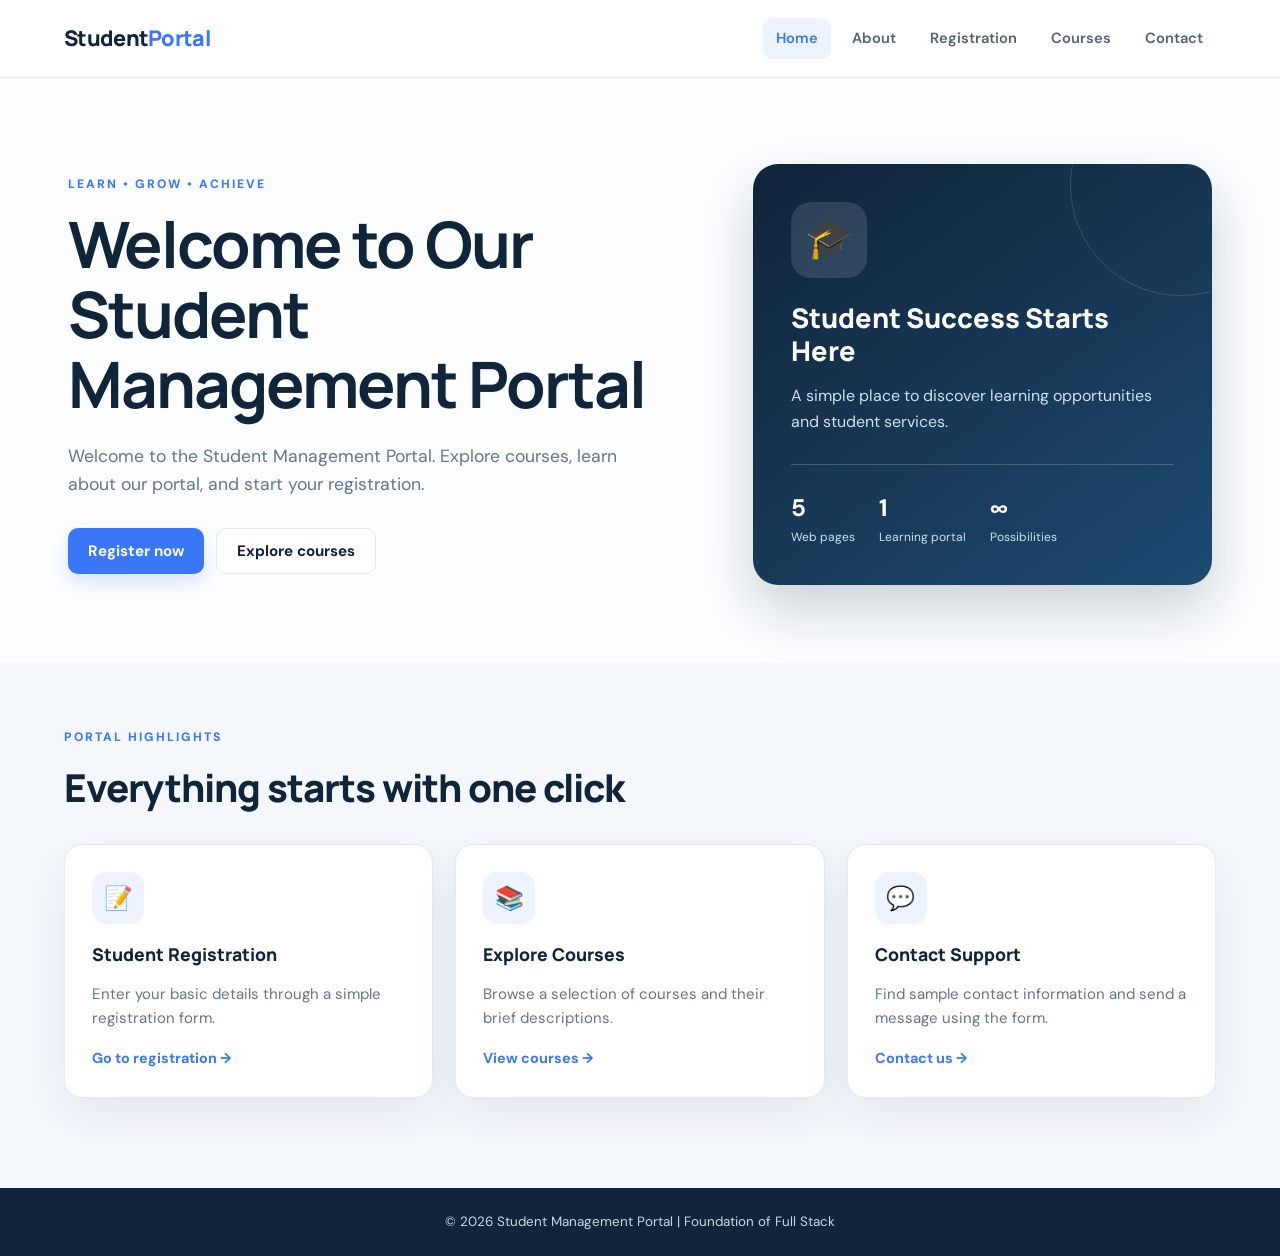
<file: index.html>
<!DOCTYPE html>
<html lang="en">
<head>
  <meta charset="UTF-8">
  <meta name="viewport" content="width=device-width, initial-scale=1.0">
  <title>Home | Student Management Portal</title>
  <link rel="stylesheet" href="style.css">
</head>
<body>
  <header class="site-header">
    <a class="brand" href="index.html">Student<span>Portal</span></a>
    <nav aria-label="Main navigation">
      <a class="active" href="index.html">Home</a>
      <a href="about.html">About</a>
      <a href="registration.html">Registration</a>
      <a href="courses.html">Courses</a>
      <a href="contact.html">Contact</a>
    </nav>
  </header>
  <main>
    <section class="hero">
      <div class="hero-copy">
        <p class="eyebrow">LEARN • GROW • ACHIEVE</p>
        <h1>Welcome to Our Student Management Portal</h1>
        <p class="lead">Welcome to the Student Management Portal. Explore courses, learn about our portal, and start your registration.</p>
        <div class="actions">
          <a class="button" href="registration.html">Register now</a>
          <a class="button button-outline" href="courses.html">Explore courses</a>
        </div>
      </div>
      <div class="hero-card">
        <div class="hero-icon">🎓</div>
        <h2>Student Success Starts Here</h2>
        <p>A simple place to discover learning opportunities and student services.</p>
        <div class="mini-stats">
          <div><strong>5</strong><span>Web pages</span></div>
          <div><strong>1</strong><span>Learning portal</span></div>
          <div><strong>∞</strong><span>Possibilities</span></div>
        </div>
      </div>
    </section>
    <section class="section">
      <p class="eyebrow">PORTAL HIGHLIGHTS</p>
      <h2 class="section-title">Everything starts with one click</h2>
      <div class="card-grid">
        <article class="feature-card"><div class="feature-icon">📝</div><h3>Student Registration</h3><p>Enter your basic details through a simple registration form.</p><a href="registration.html">Go to registration →</a></article>
        <article class="feature-card"><div class="feature-icon">📚</div><h3>Explore Courses</h3><p>Browse a selection of courses and their brief descriptions.</p><a href="courses.html">View courses →</a></article>
        <article class="feature-card"><div class="feature-icon">💬</div><h3>Contact Support</h3><p>Find sample contact information and send a message using the form.</p><a href="contact.html">Contact us →</a></article>
      </div>
    </section>
  </main>
  <footer><p>© 2026 Student Management Portal | Foundation of Full Stack</p></footer>
</body>
</html>
</file>
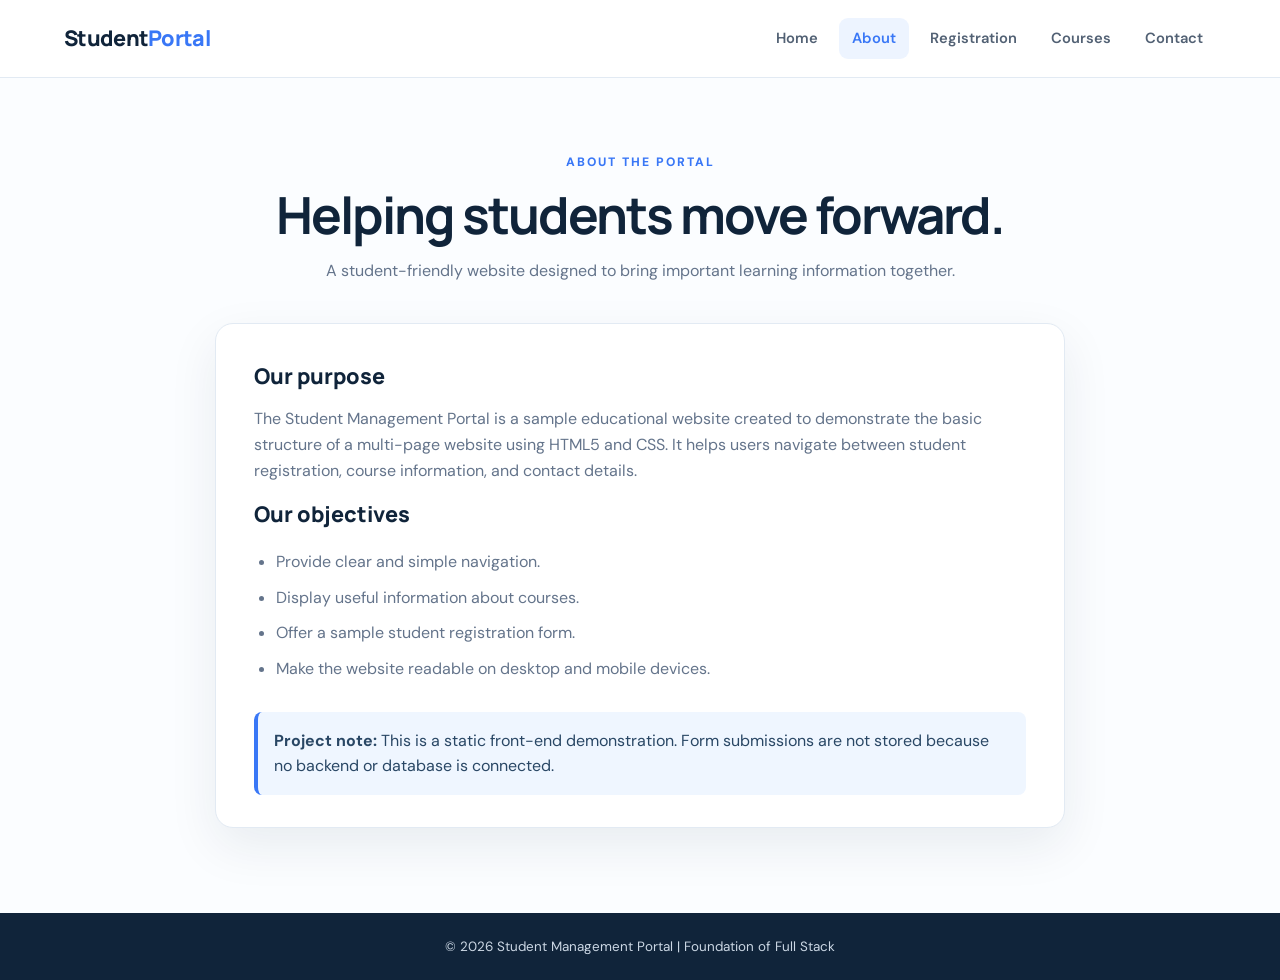
<file: about.html>
<!DOCTYPE html>
<html lang="en">
<head>
  <meta charset="UTF-8">
  <meta name="viewport" content="width=device-width, initial-scale=1.0">
  <title>About | Student Management Portal</title>
  <link rel="stylesheet" href="style.css">
</head>
<body>
  <header class="site-header">
    <a class="brand" href="index.html">Student<span>Portal</span></a>
    <nav aria-label="Main navigation">
      <a href="index.html">Home</a><a class="active" href="about.html">About</a><a href="registration.html">Registration</a><a href="courses.html">Courses</a><a href="contact.html">Contact</a>
    </nav>
  </header>
  <main class="page-wrap">
    <section class="page-hero"><p class="eyebrow">ABOUT THE PORTAL</p><h1>Helping students move forward.</h1><p>A student-friendly website designed to bring important learning information together.</p></section>
    <section class="content-panel">
      <h2>Our purpose</h2>
      <p>The Student Management Portal is a sample educational website created to demonstrate the basic structure of a multi-page website using HTML5 and CSS. It helps users navigate between student registration, course information, and contact details.</p>
      <h2>Our objectives</h2>
      <ul class="check-list"><li>Provide clear and simple navigation.</li><li>Display useful information about courses.</li><li>Offer a sample student registration form.</li><li>Make the website readable on desktop and mobile devices.</li></ul>
      <div class="notice"><strong>Project note:</strong> This is a static front-end demonstration. Form submissions are not stored because no backend or database is connected.</div>
    </section>
  </main>
  <footer><p>© 2026 Student Management Portal | Foundation of Full Stack</p></footer>
</body>
</html>
</file>
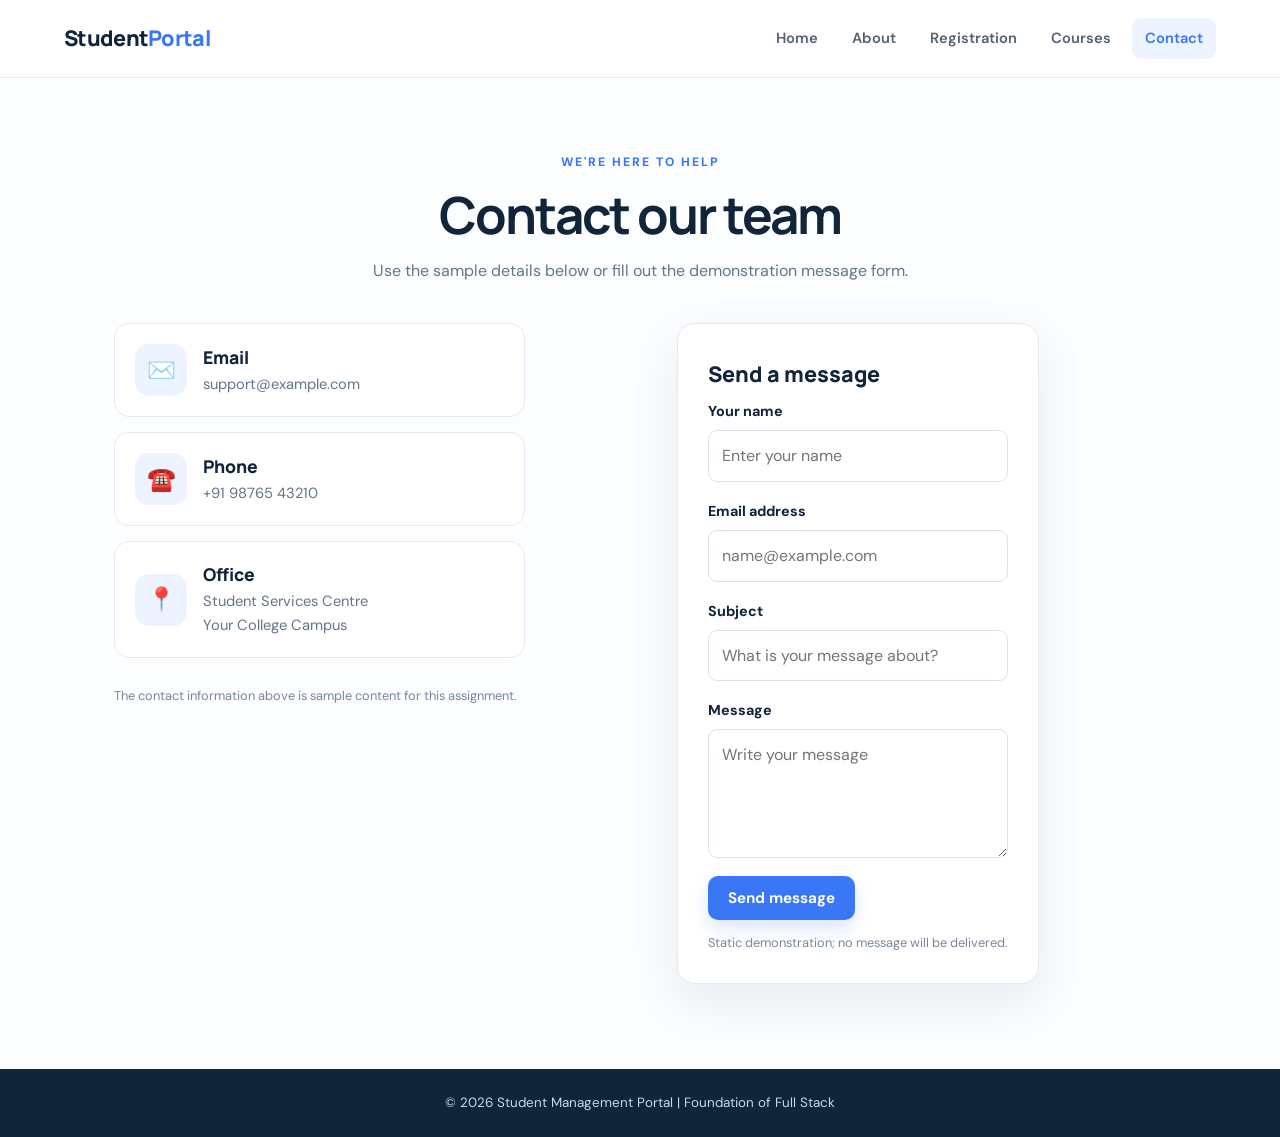
<file: contact.html>
<!DOCTYPE html>
<html lang="en">
<head>
  <meta charset="UTF-8">
  <meta name="viewport" content="width=device-width, initial-scale=1.0">
  <title>Contact | Student Management Portal</title>
  <link rel="stylesheet" href="style.css">
</head>
<body>
  <header class="site-header">
    <a class="brand" href="index.html">Student<span>Portal</span></a>
    <nav aria-label="Main navigation">
      <a href="index.html">Home</a><a href="about.html">About</a><a href="registration.html">Registration</a><a href="courses.html">Courses</a><a class="active" href="contact.html">Contact</a>
    </nav>
  </header>
  <main class="page-wrap">
    <section class="page-hero"><p class="eyebrow">WE'RE HERE TO HELP</p><h1>Contact our team</h1><p>Use the sample details below or fill out the demonstration message form.</p></section>
    <section class="contact-layout">
      <div class="contact-info">
        <article class="contact-item"><div class="feature-icon">✉️</div><div><h3>Email</h3><p>support@example.com</p></div></article>
        <article class="contact-item"><div class="feature-icon">☎️</div><div><h3>Phone</h3><p>+91 98765 43210</p></div></article>
        <article class="contact-item"><div class="feature-icon">📍</div><div><h3>Office</h3><p>Student Services Centre<br>Your College Campus</p></div></article>
        <p class="form-note">The contact information above is sample content for this assignment.</p>
      </div>
      <form class="form-panel" onsubmit="alert('Demo only: your message has not been sent.'); return false;">
        <h2>Send a message</h2>
        <div class="field"><label for="name">Your name</label><input id="name" name="name" type="text" required placeholder="Enter your name"></div>
        <div class="field"><label for="contact-email">Email address</label><input id="contact-email" name="email" type="email" required placeholder="name@example.com"></div>
        <div class="field"><label for="subject">Subject</label><input id="subject" name="subject" type="text" required placeholder="What is your message about?"></div>
        <div class="field"><label for="message">Message</label><textarea id="message" name="message" rows="4" required placeholder="Write your message"></textarea></div>
        <button class="button" type="submit">Send message</button>
        <p class="form-note">Static demonstration; no message will be delivered.</p>
      </form>
    </section>
  </main>
  <footer><p>© 2026 Student Management Portal | Foundation of Full Stack</p></footer>
</body>
</html>
</file>
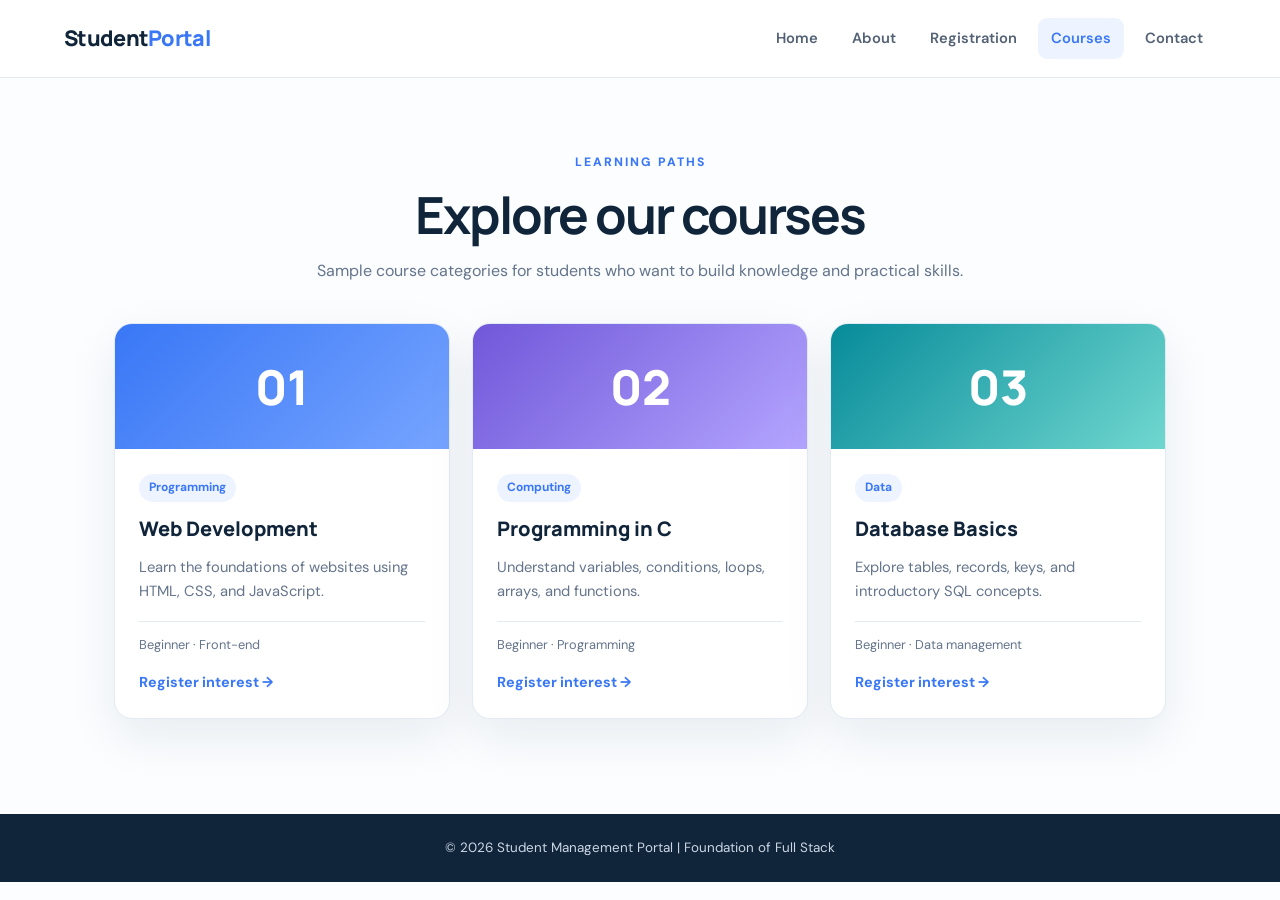
<file: courses.html>
<!DOCTYPE html>
<html lang="en">
<head>
  <meta charset="UTF-8">
  <meta name="viewport" content="width=device-width, initial-scale=1.0">
  <title>Courses | Student Management Portal</title>
  <link rel="stylesheet" href="style.css">
</head>
<body>
  <header class="site-header">
    <a class="brand" href="index.html">Student<span>Portal</span></a>
    <nav aria-label="Main navigation">
      <a href="index.html">Home</a><a href="about.html">About</a><a href="registration.html">Registration</a><a class="active" href="courses.html">Courses</a><a href="contact.html">Contact</a>
    </nav>
  </header>
  <main class="page-wrap">
    <section class="page-hero"><p class="eyebrow">LEARNING PATHS</p><h1>Explore our courses</h1><p>Sample course categories for students who want to build knowledge and practical skills.</p></section>
    <section class="course-grid">
      <article class="course-card"><div class="course-top blue">01</div><div class="course-body"><span class="tag">Programming</span><h2>Web Development</h2><p>Learn the foundations of websites using HTML, CSS, and JavaScript.</p><p class="course-meta">Beginner · Front-end</p><a class="text-link" href="registration.html">Register interest →</a></div></article>
      <article class="course-card"><div class="course-top purple">02</div><div class="course-body"><span class="tag">Computing</span><h2>Programming in C</h2><p>Understand variables, conditions, loops, arrays, and functions.</p><p class="course-meta">Beginner · Programming</p><a class="text-link" href="registration.html">Register interest →</a></div></article>
      <article class="course-card"><div class="course-top teal">03</div><div class="course-body"><span class="tag">Data</span><h2>Database Basics</h2><p>Explore tables, records, keys, and introductory SQL concepts.</p><p class="course-meta">Beginner · Data management</p><a class="text-link" href="registration.html">Register interest →</a></div></article>
    </section>
  </main>
  <footer><p>© 2026 Student Management Portal | Foundation of Full Stack</p></footer>
</body>
</html>
</file>
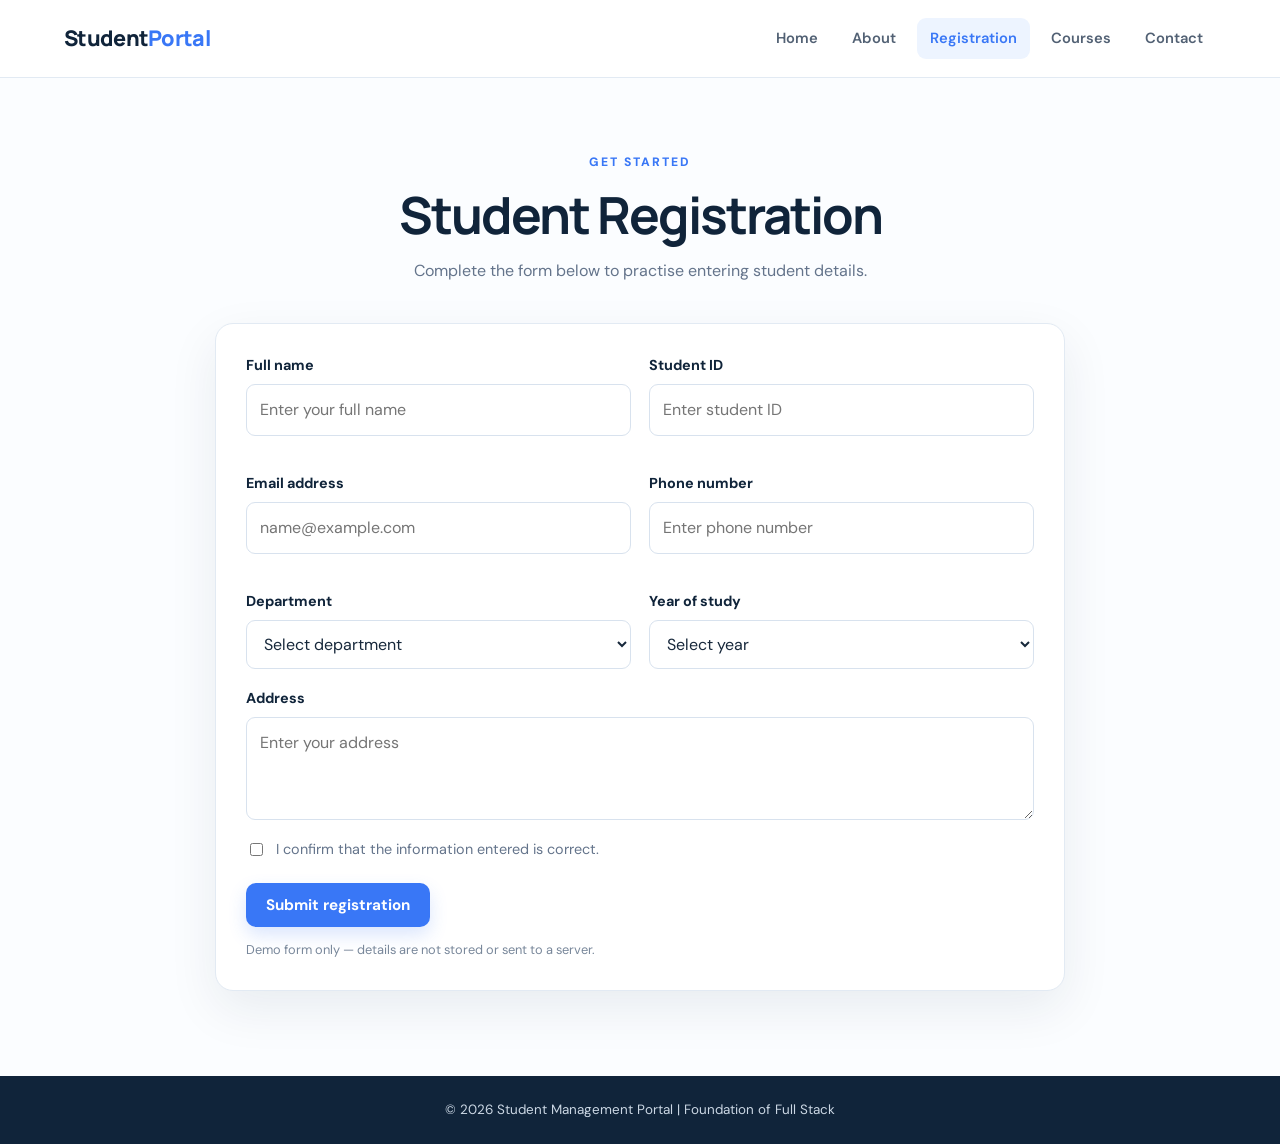
<file: registration.html>
<!DOCTYPE html>
<html lang="en">
<head>
  <meta charset="UTF-8">
  <meta name="viewport" content="width=device-width, initial-scale=1.0">
  <title>Student Registration | Student Management Portal</title>
  <link rel="stylesheet" href="style.css">
</head>
<body>
  <header class="site-header">
    <a class="brand" href="index.html">Student<span>Portal</span></a>
    <nav aria-label="Main navigation">
      <a href="index.html">Home</a><a href="about.html">About</a><a class="active" href="registration.html">Registration</a><a href="courses.html">Courses</a><a href="contact.html">Contact</a>
    </nav>
  </header>
  <main class="page-wrap">
    <section class="page-hero"><p class="eyebrow">GET STARTED</p><h1>Student Registration</h1><p>Complete the form below to practise entering student details.</p></section>
    <form class="form-panel" action="#" method="get" onsubmit="alert('Demo only: this static form does not save student details.'); return false;">
      <div class="form-grid">
        <div class="field"><label for="fullname">Full name</label><input id="fullname" name="fullname" type="text" placeholder="Enter your full name" required></div>
        <div class="field"><label for="studentid">Student ID</label><input id="studentid" name="studentid" type="text" placeholder="Enter student ID" required></div>
        <div class="field"><label for="email">Email address</label><input id="email" name="email" type="email" placeholder="name@example.com" required></div>
        <div class="field"><label for="phone">Phone number</label><input id="phone" name="phone" type="tel" placeholder="Enter phone number"></div>
        <div class="field"><label for="department">Department</label><select id="department" name="department" required><option value="">Select department</option><option>Computer Science</option><option>Information Technology</option><option>Electronics and Communication</option><option>Mechanical Engineering</option><option>Civil Engineering</option></select></div>
        <div class="field"><label for="year">Year of study</label><select id="year" name="year" required><option value="">Select year</option><option>First Year</option><option>Second Year</option><option>Third Year</option><option>Fourth Year</option></select></div>
      </div>
      <div class="field"><label for="address">Address</label><textarea id="address" name="address" rows="3" placeholder="Enter your address"></textarea></div>
      <label class="checkbox-line"><input type="checkbox" required> I confirm that the information entered is correct.</label>
      <button class="button" type="submit">Submit registration</button>
      <p class="form-note">Demo form only — details are not stored or sent to a server.</p>
    </form>
  </main>
  <footer><p>© 2026 Student Management Portal | Foundation of Full Stack</p></footer>
</body>
</html>
</file>
<file: style.css>
@import url('https://fonts.googleapis.com/css2?family=DM+Sans:wght@400;500;600;700&family=Manrope:wght@400;500;600;700;800&display=swap');
:root{--navy:#10243a;--navy2:#193b5a;--blue:#3977f6;--pale:#f3f7fc;--ink:#17283b;--muted:#64748b;--line:#e2eaf3;--white:#fff;--shadow:0 18px 50px rgba(16,36,58,.08)}
*{box-sizing:border-box}html{scroll-behavior:smooth}body{margin:0;background:#fbfdff;color:var(--ink);font-family:'DM Sans',Arial,sans-serif;line-height:1.6}a{color:inherit;text-decoration:none}.site-header{min-height:78px;display:flex;align-items:center;justify-content:space-between;gap:24px;padding:16px max(5vw,24px);background:#fff;border-bottom:1px solid var(--line);position:sticky;top:0;z-index:5}.brand{font-family:Manrope,sans-serif;font-weight:800;font-size:1.35rem;letter-spacing:-.7px;color:var(--navy)}.brand span{color:var(--blue)}nav{display:flex;align-items:center;gap:8px;flex-wrap:wrap}nav a{padding:9px 13px;border-radius:9px;font-size:.92rem;font-weight:600;color:#526174}nav a:hover,nav a.active{background:#edf4ff;color:var(--blue)}.hero{max-width:1200px;margin:0 auto;padding:86px 28px 78px;display:grid;grid-template-columns:1.15fr .85fr;gap:64px;align-items:center}.eyebrow{font-size:.76rem;letter-spacing:2px;font-weight:800;color:var(--blue);margin:0 0 14px}.hero h1,.page-hero h1{font-family:Manrope,sans-serif;font-size:clamp(2.5rem,5vw,4.2rem);line-height:1.1;letter-spacing:-2px;margin:0 0 22px;color:var(--navy)}.hero h1 span{color:var(--blue)}.lead{font-size:1.1rem;max-width:550px;color:var(--muted);margin-bottom:30px}.actions{display:flex;gap:12px;flex-wrap:wrap}.button{display:inline-flex;align-items:center;justify-content:center;border:0;border-radius:10px;background:var(--blue);color:#fff;padding:12px 20px;font:700 .95rem 'DM Sans',sans-serif;cursor:pointer;box-shadow:0 8px 18px rgba(57,119,246,.18)}.button:hover{background:#245ed5}.button-outline{background:#fff;color:var(--navy);border:1px solid var(--line);box-shadow:none}.button-outline:hover{background:var(--pale)}.hero-card{background:linear-gradient(145deg,#10243a,#1d4a70);color:#fff;padding:38px;border-radius:25px;box-shadow:0 24px 55px rgba(16,36,58,.2);position:relative;overflow:hidden}.hero-card:after{content:'';position:absolute;width:220px;height:220px;border:1px solid rgba(255,255,255,.14);border-radius:50%;right:-80px;top:-90px}.hero-icon{font-size:2.4rem;background:rgba(255,255,255,.12);width:76px;height:76px;border-radius:20px;display:grid;place-items:center}.hero-card h2{font:800 1.7rem Manrope,sans-serif;line-height:1.2;margin:24px 0 12px}.hero-card p{color:#d1e0ee}.mini-stats{display:flex;gap:24px;margin-top:30px;padding-top:24px;border-top:1px solid rgba(255,255,255,.2)}.mini-stats div{display:flex;flex-direction:column}.mini-stats strong{font-size:1.5rem}.mini-stats span{font-size:.75rem;color:#d1e0ee}.section{padding:65px max(5vw,24px) 90px;background:#f4f8fd}.section-title{font:800 clamp(1.8rem,3vw,2.5rem) Manrope,sans-serif;color:var(--navy);margin:0 0 30px;letter-spacing:-1px}.card-grid,.course-grid{display:grid;grid-template-columns:repeat(3,1fr);gap:22px;max-width:1200px;margin:auto}.feature-card,.course-card,.content-panel,.form-panel{background:#fff;border:1px solid var(--line);border-radius:18px;box-shadow:var(--shadow)}.feature-card{padding:27px}.feature-icon{width:52px;height:52px;display:grid;place-items:center;background:#edf4ff;border-radius:14px;font-size:1.45rem}.feature-card h3,.contact-item h3{font:800 1.1rem Manrope,sans-serif;color:var(--navy);margin:18px 0 8px}.feature-card p{color:var(--muted);font-size:.94rem}.feature-card a,.text-link{color:var(--blue);font-weight:700;font-size:.9rem}.page-wrap{max-width:1100px;margin:0 auto;padding:50px 24px 85px}.page-hero{text-align:center;padding:25px 0 40px}.page-hero h1{font-size:clamp(2.2rem,4vw,3.3rem);margin-bottom:15px}.page-hero p:not(.eyebrow){color:var(--muted);max-width:650px;margin:0 auto}.content-panel{padding:32px 38px;max-width:850px;margin:0 auto}.content-panel h2,.form-panel h2{font:800 1.35rem Manrope,sans-serif;color:var(--navy);margin:5px 0 12px}.content-panel p{color:var(--muted)}.check-list{padding-left:22px;color:var(--muted)}.check-list li{padding:5px 0}.notice{margin-top:25px;background:#eff6ff;border-left:4px solid var(--blue);padding:16px;border-radius:8px;color:#294765}.form-panel{padding:30px;max-width:850px;margin:0 auto}.form-grid{display:grid;grid-template-columns:1fr 1fr;gap:18px}.field{display:flex;flex-direction:column;gap:7px;margin-bottom:18px}.field label{font-size:.9rem;font-weight:700;color:var(--navy)}input,select,textarea{width:100%;border:1px solid #d8e2ee;border-radius:9px;padding:12px 13px;font:inherit;color:var(--ink);background:#fff}input:focus,select:focus,textarea:focus{outline:3px solid #dce9ff;border-color:var(--blue)}textarea{resize:vertical}.checkbox-line{display:flex;align-items:center;gap:10px;color:var(--muted);font-size:.9rem;margin:5px 0 22px}.checkbox-line input{width:auto}.form-note{font-size:.8rem;color:#78879a;margin:13px 0 0}.course-grid{padding-bottom:10px}.course-card{overflow:hidden}.course-top{height:125px;display:flex;align-items:center;justify-content:center;font:800 3rem Manrope,sans-serif;color:#fff}.course-top.blue{background:linear-gradient(135deg,#3977f6,#76a4ff)}.course-top.purple{background:linear-gradient(135deg,#7057d9,#b4a5ff)}.course-top.teal{background:linear-gradient(135deg,#078b9a,#70d7cf)}.course-body{padding:24px}.tag{display:inline-block;border-radius:99px;padding:4px 10px;background:#edf4ff;color:var(--blue);font-size:.75rem;font-weight:700}.course-body h2{font:800 1.25rem Manrope,sans-serif;margin:13px 0 8px;color:var(--navy)}.course-body p{font-size:.92rem;color:var(--muted)}.course-meta{font-size:.8rem!important;border-top:1px solid var(--line);padding-top:13px;margin-top:18px}.contact-layout{display:grid;grid-template-columns:.8fr 1.2fr;gap:25px;align-items:start}.contact-info{display:grid;gap:15px}.contact-item{display:flex;gap:16px;align-items:center;background:#fff;border:1px solid var(--line);border-radius:15px;padding:20px}.contact-item h3{margin:0 0 4px}.contact-item p{margin:0;color:var(--muted);font-size:.92rem}.contact-item .feature-icon{flex-shrink:0}footer{text-align:center;padding:23px 20px;background:var(--navy);color:#cbd7e4;font-size:.84rem}footer p{margin:0}@media(max-width:800px){.site-header{align-items:flex-start;flex-direction:column;gap:10px}.hero{grid-template-columns:1fr;gap:35px;padding-top:55px}.card-grid,.course-grid{grid-template-columns:1fr 1fr}.contact-layout{grid-template-columns:1fr}}@media(max-width:560px){nav{gap:3px}nav a{font-size:.82rem;padding:7px 8px}.hero{padding-left:20px;padding-right:20px}.hero-card{padding:27px}.card-grid,.course-grid,.form-grid{grid-template-columns:1fr}.content-panel,.form-panel{padding:22px}.mini-stats{gap:16px}.page-wrap{padding-left:18px;padding-right:18px}}
</file>
